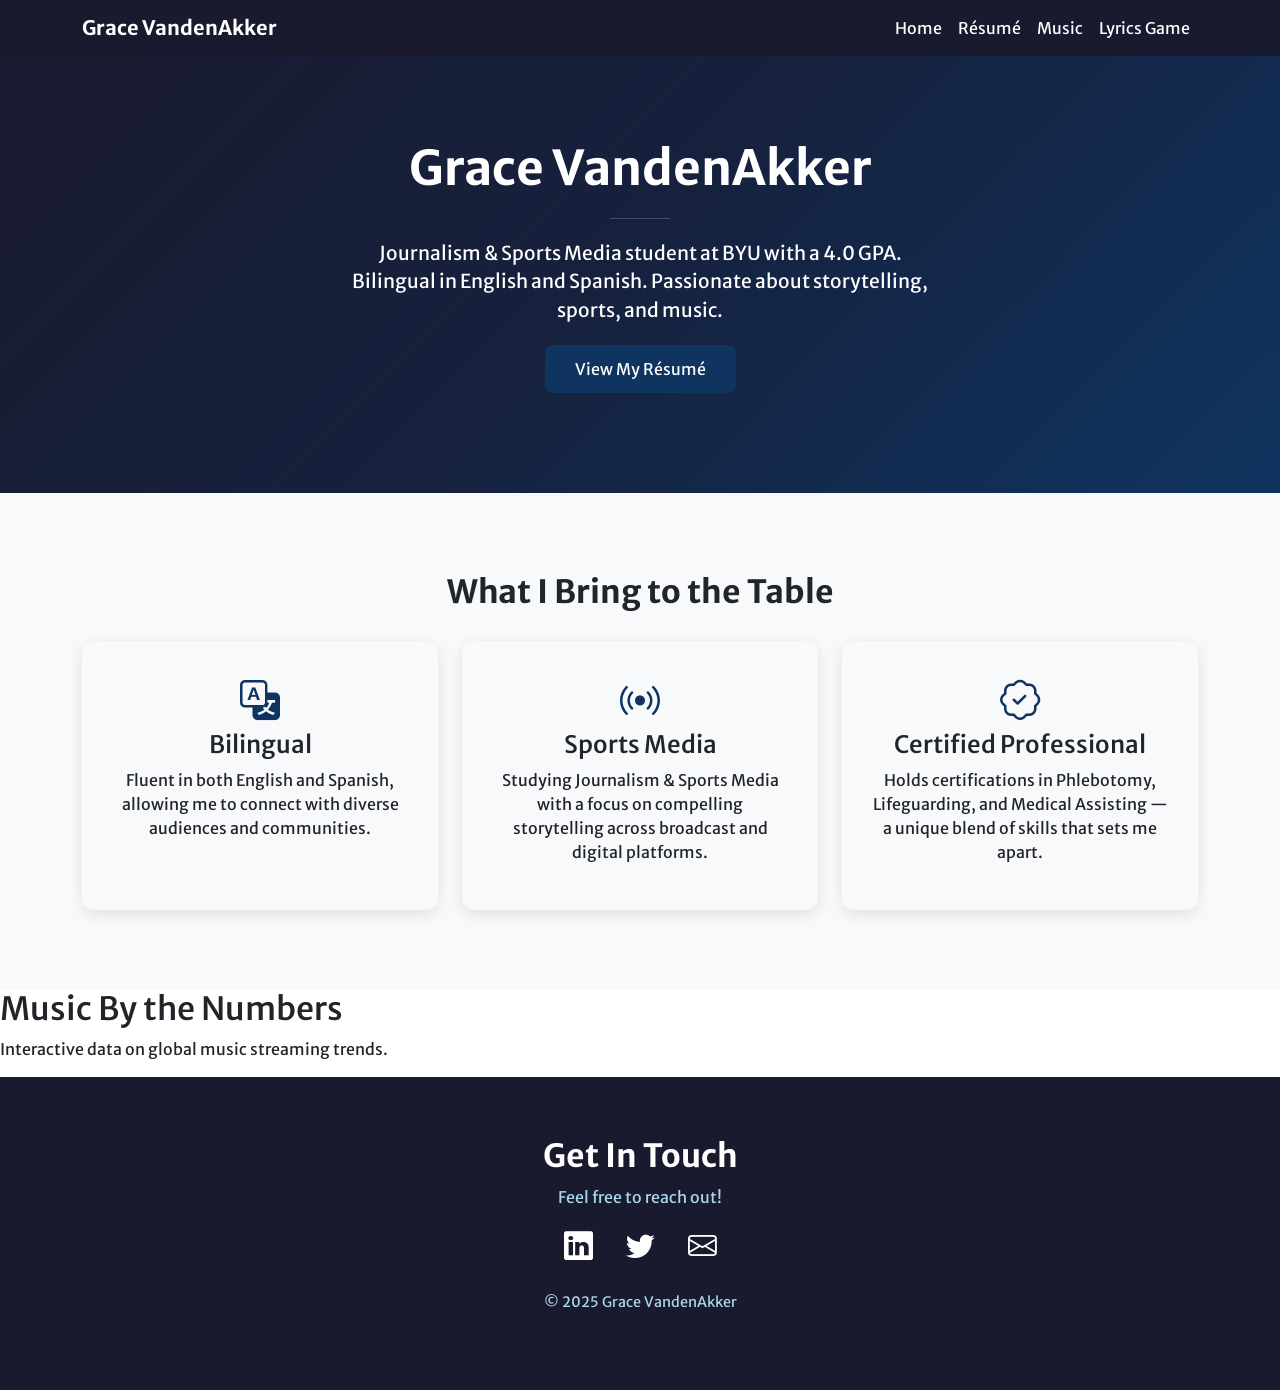
<file: index.html>
<!DOCTYPE html>
<html lang="en">

<head>
    <meta charset="utf-8" />
    <meta name="viewport" content="width=device-width, initial-scale=1, shrink-to-fit=no" />
    <meta name="description" content="" />
    <meta name="author" content="" />
    <title>Grace VandenAkker</title>
    <!-- Favicon-->
    <link rel="icon" type="image/x-icon" href="assets/favicon.ico" />
    <!-- Bootstrap Icons-->
    <link href="https://cdn.jsdelivr.net/npm/bootstrap-icons@1.5.0/font/bootstrap-icons.css" rel="stylesheet" />
    <!-- Google fonts-->
    <link href="https://fonts.googleapis.com/css?family=Merriweather+Sans:400,700" rel="stylesheet" />
    <link href="https://fonts.googleapis.com/css?family=Merriweather:400,300,300italic,400italic,700,700italic"
        rel="stylesheet" />
    <!-- Bootstrap core CSS -->
    <link href="https://cdn.jsdelivr.net/npm/bootstrap@5.2.3/dist/css/bootstrap.min.css" rel="stylesheet">
    <style>
        body {
            font-family: 'Merriweather Sans', sans-serif;
        }

        #about {
            background: linear-gradient(135deg, #1a1a2e 0%, #16213e 50%, #0f3460 100%);
            color: white;
            padding: 100px 0;
        }

        #about h1 {
            font-size: 3rem;
            font-weight: 700;
        }

        #about p {
            font-size: 1.2rem;
            max-width: 600px;
            margin: 0 auto;
        }

        .section-heading {
            font-size: 2rem;
            font-weight: 700;
            margin-bottom: 30px;
        }

        #highlights {
            padding: 80px 0;
            background-color: #f8f9fa;
        }

        .highlight-card {
            border: none;
            border-radius: 12px;
            box-shadow: 0 4px 15px rgba(0, 0, 0, 0.1);
            padding: 30px;
            text-align: center;
            height: 100%;
            transition: transform 0.2s;
        }

        .highlight-card:hover {
            transform: translateY(-5px);
        }

        .highlight-card i {
            font-size: 2.5rem;
            color: #0f3460;
            margin-bottom: 15px;
        }

        #tableau {
            padding: 80px 0;
            background-color: #ffffff;
        }

        #contact {
            background-color: #1a1a2e;
            color: white;
            padding: 60px 0;
        }

        .navbar {
            background-color: #1a1a2e !important;
        }

        .navbar-brand,
        .nav-link {
            color: white !important;
        }

        .nav-link:hover {
            color: #a8d8ea !important;
        }

        .btn-primary-custom {
            background-color: #0f3460;
            color: white;
            border: none;
            padding: 12px 30px;
            border-radius: 8px;
            font-size: 1rem;
            text-decoration: none;
            display: inline-block;
            margin-top: 20px;
            transition: background-color 0.2s;
        }

        .btn-primary-custom:hover {
            background-color: #a8d8ea;
            color: #1a1a2e;
        }
    </style>
</head>

<body>
    <!-- Navigation-->
    <nav class="navbar navbar-expand-lg fixed-top">
        <div class="container">
            <a class="navbar-brand fw-bold" href="index.html">Grace VandenAkker</a>
            <button class="navbar-toggler" type="button" data-bs-toggle="collapse" data-bs-target="#navbarNav">
                <span class="navbar-toggler-icon" style="filter: invert(1);"></span>
            </button>
            <div class="collapse navbar-collapse" id="navbarNav">
                <ul class="navbar-nav ms-auto">
                    <li class="nav-item"><a class="nav-link" href="index.html">Home</a></li>
                    <li class="nav-item"><a class="nav-link" href="resume.html">Résumé</a></li>
                    <li class="nav-item"><a class="nav-link" href="scratch.html">Music</a></li>
                    <li class="nav-item"><a class="nav-link" href="app.html">Lyrics Game</a></li>
                </ul>
            </div>
        </div>
    </nav>

    <!-- Hero / About Section -->
    <section id="about" style="padding-top: 140px;">
        <div class="container text-center">
            <h1>Grace VandenAkker</h1>
            <hr style="border-color: #a8d8ea; width: 60px; margin: 20px auto;">
            <p>Journalism & Sports Media student at BYU with a 4.0 GPA. Bilingual in English and Spanish.
                Passionate about storytelling, sports, and music.</p>
            <a href="resume.html" class="btn-primary-custom">View My Résumé</a>
        </div>
    </section>

    <!-- Highlights Section -->
    <section id="highlights">
        <div class="container">
            <h2 class="section-heading text-center">What I Bring to the Table</h2>
            <div class="row g-4">
                <div class="col-md-4">
                    <div class="highlight-card">
                        <i class="bi bi-translate"></i>
                        <h4>Bilingual</h4>
                        <p>Fluent in both English and Spanish, allowing me to connect with diverse audiences and
                            communities.</p>
                    </div>
                </div>
                <div class="col-md-4">
                    <div class="highlight-card">
                        <i class="bi bi-broadcast"></i>
                        <h4>Sports Media</h4>
                        <p>Studying Journalism & Sports Media with a focus on compelling storytelling across
                            broadcast and digital platforms.</p>
                    </div>
                </div>
                <div class="col-md-4">
                    <div class="highlight-card">
                        <i class="bi bi-patch-check"></i>
                        <h4>Certified Professional</h4>
                        <p>Holds certifications in Phlebotomy, Lifeguarding, and Medical Assisting — a unique
                            blend of skills that sets me apart.</p>
                    </div>
                </div>
            </div>
        </div>
    </section>

   <!-- Tableau Section -->
    <div class="section dark-section" id="tableau-section">
        <h2 class="section-title light">Music By the Numbers</h2>
        <p class="section-subtitle light">Interactive data on global music streaming trends.</p>
        <div class="tableau-wrapper">
<div class='tableauPlaceholder' id='viz1776124208080' style='position: relative'>
    <noscript>
        <a href='#'>
            <img 
                alt="Billboard pop songs dashboard showing a list of top songs from 1964 to 2015. The left side displays a numbered list of songs with Walk Like an Egyptian by The Bangles highlighted at number one, followed by Alone by Heart, Shake You Down by Gregory Abbott, I Wanna Dance with Somebody Who Loves Me by Whitney Houston, and others. The right side features colorful, stylized portraits of musicians. The lyrics section displays the full lyrics to Walk Like an Egyptian, including lines such as all the old paintings on the tombs they do the sand dance dont you know if they move too quick oh whey oh theyre falling down like a domino. The overall tone is energetic and nostalgic, celebrating pop music history in a vibrant, interactive digital environment."
                src='https://public.tableau.com/static/images/BI/BILLBOARD-POPSONGS/BILLBOARD/1_rss.png' 
                style='border: none' 
            />
        </a>
    </noscript>
    <object class='tableauViz'  style='display:none;'>
        <param name='host_url' value='https%3A%2F%2Fpublic.tableau.com%2F' /> 
        <param name='embed_code_version' value='3' /> 
        <param name='site_root' value='' />
        <param name='name' value='BILLBOARD-POPSONGS/BILLBOARD' />
        <param name='tabs' value='no' />
        <param name='toolbar' value='yes' />
        <param name='static_image' value='https://public.tableau.com/static/images/BI/BILLBOARD-POPSONGS/BILLBOARD/1.png' /> 
        <param name='animate_transition' value='yes' />
        <param name='display_static_image' value='yes' />
        <param name='display_spinner' value='yes' />
        <param name='display_overlay' value='yes' />
        <param name='display_count' value='yes' />
        <param name='language' value='en-US' />
    </object>
            </div>
            <script type='text/javascript'>
                var divElement = document.getElementById('viz1776124208080');
                var vizElement = divElement.getElementsByTagName('object')[0];
                vizElement.style.width = '100%';
                vizElement.style.height = '600px';
                var scriptElement = document.createElement('script');
                scriptElement.src = 'https://public.tableau.com/javascripts/api/viz_v1.js';
                vizElement.parentNode.insertBefore(scriptElement, vizElement);
            </script>
        </div>
    </section>

    <!-- Contact Section -->
    <section id="contact">
        <div class="container text-center">
            <h2 style="font-weight: 700; margin-bottom: 10px;">Get In Touch</h2>
            <p style="color: #a8d8ea;">Feel free to reach out!</p>
            <div class="mt-3">
                <a href="https://linkedin.com" target="_blank"
                    style="color: white; margin: 0 15px; font-size: 1.8rem;"><i class="bi bi-linkedin"></i></a>
                <a href="https://twitter.com" target="_blank"
                    style="color: white; margin: 0 15px; font-size: 1.8rem;"><i class="bi bi-twitter"></i></a>
                <a href="mailto:youremail@example.com"
                    style="color: white; margin: 0 15px; font-size: 1.8rem;"><i class="bi bi-envelope"></i></a>
            </div>
            <p class="mt-4" style="color: #a8d8ea; font-size: 0.9rem;">© 2025 Grace VandenAkker</p>
        </div>
    </section>

    <!-- Bootstrap JS -->
    <script src="https://cdn.jsdelivr.net/npm/bootstrap@5.2.3/dist/js/bootstrap.bundle.min.js"></script>
</body>

</html>
</file>
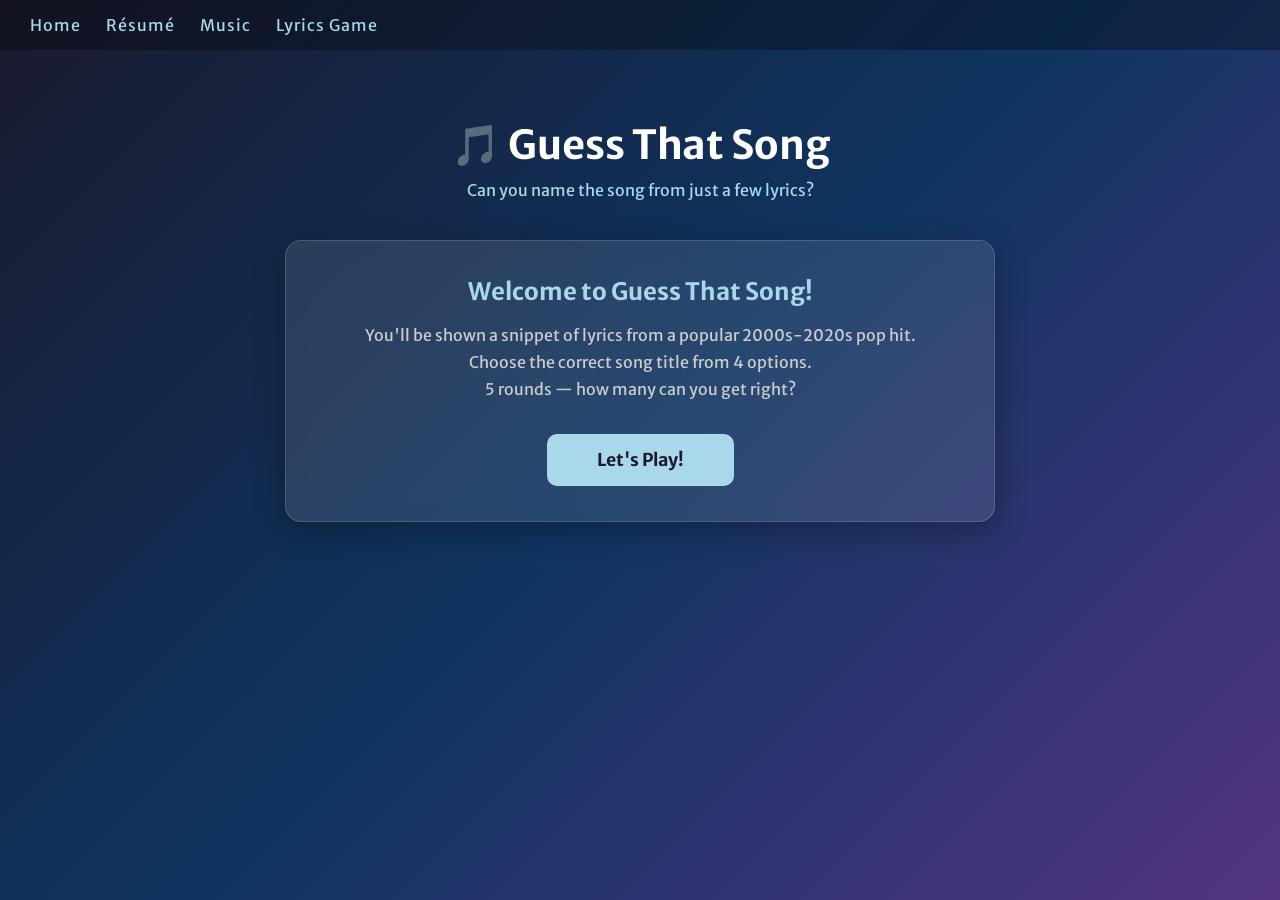
<file: app.html>
<!DOCTYPE html>
<html lang="en">

<head>
    <meta charset="utf-8" />
    <meta name="viewport" content="width=device-width, initial-scale=1, shrink-to-fit=no" />
    <title>Lyrics Game | Grace VandenAkker</title>
    <link href="https://fonts.googleapis.com/css?family=Merriweather+Sans:400,700" rel="stylesheet" />
    <style>
        * {
            box-sizing: border-box;
            margin: 0;
            padding: 0;
        }

        body {
            font-family: 'Merriweather Sans', sans-serif;
            background: linear-gradient(135deg, #1a1a2e, #0f3460, #533483);
            min-height: 100vh;
            color: white;
        }

        .topnav {
            background-color: rgba(0, 0, 0, 0.3);
            padding: 15px 30px;
            display: flex;
            gap: 25px;
        }

        .topnav a {
            color: #a8d8ea;
            text-decoration: none;
            font-size: 1rem;
            letter-spacing: 1px;
            transition: color 0.2s;
        }

        .topnav a:hover { color: #ffffff; }

        .game-container {
            max-width: 750px;
            margin: 50px auto;
            padding: 20px;
        }

        .game-header {
            text-align: center;
            margin-bottom: 40px;
        }

        .game-header h1 {
            font-size: 2.5rem;
            margin-bottom: 10px;
            color: #ffffff;
        }

        .game-header p {
            color: #a8d8ea;
            font-size: 1rem;
        }

        .progress-bar-container {
            background-color: rgba(255,255,255,0.2);
            border-radius: 20px;
            height: 10px;
            margin-bottom: 30px;
            overflow: hidden;
        }

        .progress-bar {
            background-color: #a8d8ea;
            height: 100%;
            border-radius: 20px;
            transition: width 0.4s ease;
        }

        .score-display {
            text-align: center;
            font-size: 1rem;
            color: #a8d8ea;
            margin-bottom: 25px;
            letter-spacing: 1px;
        }

        .card {
            background-color: rgba(255, 255, 255, 0.1);
            backdrop-filter: blur(10px);
            border-radius: 16px;
            padding: 35px;
            box-shadow: 0 8px 32px rgba(0, 0, 0, 0.3);
            border: 1px solid rgba(255,255,255,0.15);
        }

        .question-number {
            font-size: 0.85rem;
            color: #a8d8ea;
            text-transform: uppercase;
            letter-spacing: 2px;
            margin-bottom: 15px;
        }

        .lyrics-box {
            background-color: rgba(0, 0, 0, 0.25);
            border-left: 4px solid #a8d8ea;
            border-radius: 8px;
            padding: 20px 25px;
            margin-bottom: 30px;
            font-size: 1.1rem;
            line-height: 1.8;
            font-style: italic;
            color: #f0f0f0;
        }

        .question-text {
            font-size: 1rem;
            margin-bottom: 20px;
            color: #a8d8ea;
            text-transform: uppercase;
            letter-spacing: 1px;
        }

        .options-grid {
            display: grid;
            grid-template-columns: 1fr 1fr;
            gap: 12px;
            margin-bottom: 20px;
        }

        .option-btn {
            background-color: rgba(255, 255, 255, 0.1);
            color: white;
            border: 2px solid rgba(255, 255, 255, 0.2);
            border-radius: 10px;
            padding: 15px 20px;
            font-size: 0.95rem;
            font-family: 'Merriweather Sans', sans-serif;
            cursor: pointer;
            transition: all 0.2s;
            text-align: left;
        }

        .option-btn:hover:not(:disabled) {
            background-color: rgba(168, 216, 234, 0.2);
            border-color: #a8d8ea;
            transform: translateY(-2px);
        }

        .option-btn.correct {
            background-color: rgba(76, 175, 80, 0.4);
            border-color: #4caf50;
            color: white;
        }

        .option-btn.wrong {
            background-color: rgba(244, 67, 54, 0.4);
            border-color: #f44336;
            color: white;
        }

        .option-btn:disabled { cursor: not-allowed; }

        .feedback {
            text-align: center;
            font-size: 1rem;
            min-height: 28px;
            margin-bottom: 10px;
            font-weight: bold;
        }

        .feedback.correct { color: #4caf50; }
        .feedback.wrong { color: #f44336; }

        .next-btn {
            display: none;
            width: 100%;
            background-color: #a8d8ea;
            color: #1a1a2e;
            border: none;
            border-radius: 10px;
            padding: 15px;
            font-size: 1rem;
            font-family: 'Merriweather Sans', sans-serif;
            font-weight: bold;
            cursor: pointer;
            transition: background-color 0.2s;
            margin-top: 15px;
        }

        .next-btn:hover { background-color: #ffffff; }

        .results-container {
            text-align: center;
        }

        .results-container h2 {
            font-size: 2rem;
            margin-bottom: 15px;
        }

        .final-score {
            font-size: 4rem;
            font-weight: 700;
            color: #a8d8ea;
            margin: 20px 0;
        }

        .score-message {
            font-size: 1.1rem;
            color: #a8d8ea;
            margin-bottom: 30px;
        }

        .restart-btn {
            background-color: #a8d8ea;
            color: #1a1a2e;
            border: none;
            border-radius: 10px;
            padding: 15px 40px;
            font-size: 1rem;
            font-family: 'Merriweather Sans', sans-serif;
            font-weight: bold;
            cursor: pointer;
            transition: background-color 0.2s;
        }

        .restart-btn:hover { background-color: #ffffff; }

        .start-screen { text-align: center; }

        .start-screen h2 {
            font-size: 1.5rem;
            margin-bottom: 15px;
            color: #a8d8ea;
        }

        .start-screen p {
            color: #cccccc;
            margin-bottom: 30px;
            line-height: 1.7;
        }

        .start-btn {
            background-color: #a8d8ea;
            color: #1a1a2e;
            border: none;
            border-radius: 10px;
            padding: 15px 50px;
            font-size: 1.1rem;
            font-family: 'Merriweather Sans', sans-serif;
            font-weight: bold;
            cursor: pointer;
            transition: background-color 0.2s;
        }

        .start-btn:hover { background-color: #ffffff; }
    </style>
</head>

<!--
    Main page structure for the "Guess That Song" lyrics game.
    Includes navigation, start screen, game interface, and results.
-->
<body>

    <div class="topnav">
        <a href="index.html">Home</a>
        <a href="resume.html">Résumé</a>
        <a href="scratch.html">Music</a>
        <a href="app.html">Lyrics Game</a>
    </div>

    <div class="game-container">

        <div class="game-header">
            <h1>🎵 Guess That Song</h1>
            <p>Can you name the song from just a few lyrics?</p>
        </div>

        <!-- Start Screen -->
        <div class="card" id="start-screen">
            <div class="start-screen">
                <h2>Welcome to Guess That Song!</h2>
                <p>You'll be shown a snippet of lyrics from a popular 2000s-2020s pop hit.<br>
                Choose the correct song title from 4 options.<br>
                5 rounds — how many can you get right?</p>
                <button class="start-btn" onclick="startGame()">Let's Play!</button>
            </div>
        </div>

<!-- Game Screen -->
<div id="game-screen" style="display:none;">
    <div class="progress-bar-container">
        <div class="progress-bar" id="progress-bar"></div>
    </div>
    <div class="score-display" id="score-display" style="display:none;">Score: 0 / 1</div>

    <div class="card">
        <div class="question-number" id="question-number"></div>

        <div class="lyrics-box" id="lyrics"></div>

        <div class="question-text">Choose the correct song:</div>

        <div class="options-grid" id="options"></div>

        <div class="feedback" id="feedback"></div>

        <button class="next-btn" id="next-btn" onclick="nextQuestion()">Next Question</button>
    </div>
</div>

<!-- Results Screen -->
<div id="results-screen" style="display:none;">
    <div class="card results-container">
        <h2>Game Over!</h2>
        <div class="final-score" id="final-score"></div>
        <div class="score-message" id="score-message"></div>
        <button class="restart-btn" onclick="location.reload()">Play Again</button>
    </div>
</div>


        <script>
</script>
<script>
// QUESTIONS
const questions = [
    {
        lyrics: "I got that sunshine in my pocket, got that good soul in my feet",
        options: ["Can't Stop the Feeling", "I lived", "Paradise", "Watermelon Sugar"],
        answer: 0
    },
    {
        lyrics: "I'm walking on a dream, how can I explain",
        options: ["Walking on a Dream", "Electric Love", "Heat Waves", "Adore You"],
        answer: 0
    },
    {
        lyrics: "I said ooh, I'm blinded by the lights",
        options: ["Starboy", "Stay", "Blinding Lights", "Peaches"],
        answer: 2
    },
    {
        lyrics: "You want me, I want you baby",
        options: ["Positions", "Senorita", "Bad Guy", "Levitating"],
        answer: 3
    },
    {
        lyrics: "Romeo take me somewhere we can be alone",
        options: ["Sucker", "Love Story", "Kiss Tomorrow Goodbye", "Cardigan"],
        answer: 1
    }
];

let currentQuestion = 0;
let score = 0;

// START GAME
function startGame() {
    document.getElementById("start-screen").style.display = "none";
    document.getElementById("game-screen").style.display = "block";

    currentQuestion = 0;
    score = 0;

    loadQuestion();
}

// LOAD QUESTION
function loadQuestion() {
    const q = questions[currentQuestion];

    document.getElementById("question-number").innerText =
        `Question ${currentQuestion + 1} of ${questions.length}`;

    document.getElementById("lyrics").innerText = `"${q.lyrics}"`;

    document.getElementById("score-display").innerText =
        `Score: ${score} / ${questions.length}`;

    const optionsContainer = document.getElementById("options");
    optionsContainer.innerHTML = "";

    document.getElementById("feedback").innerText = "";
    document.getElementById("next-btn").style.display = "none";

    q.options.forEach((option, index) => {
        const button = document.createElement("button");
        button.classList.add("option-btn");
        button.innerText = option;

        button.onclick = () => selectAnswer(index);

        optionsContainer.appendChild(button);
    });

    // Update progress bar
    const progress = ((currentQuestion + 1) / questions.length) * 100;
    document.getElementById("progress-bar").style.width = progress + "%";
}

// SELECT ANSWER
function selectAnswer(selectedIndex) {
    const q = questions[currentQuestion];
    const buttons = document.querySelectorAll(".option-btn");

    buttons.forEach((btn, index) => {
        btn.disabled = true;

        if (index === q.answer) {
            btn.classList.add("correct");
        } else if (index === selectedIndex) {
            btn.classList.add("wrong");
        }
    });

    if (selectedIndex === q.answer) {
        score++;
        document.getElementById("feedback").innerText = "Correct!";
        document.getElementById("feedback").className = "feedback correct";
    } else {
        document.getElementById("feedback").innerText =
            `Wrong! Correct answer: ${q.options[q.answer]}`;
        document.getElementById("feedback").className = "feedback wrong";
    }

    document.getElementById("next-btn").style.display = "block";
}

// NEXT QUESTION
function nextQuestion() {
    currentQuestion++;

    if (currentQuestion < questions.length) {
        loadQuestion();
    } else {
        showResults();
    }
}

// RESULTS SCREEN
function showResults() {
    document.getElementById("game-screen").style.display = "none";
    document.getElementById("results-screen").style.display = "block";
    document.getElementById("final-score").innerText = `${score} / ${questions.length}`;
    document.getElementById("score-message").innerText =
        (score === questions.length ? "Perfect score! 🎉" : "Nice try! Play again?");
}
</script>
</body>
</html>
</file>
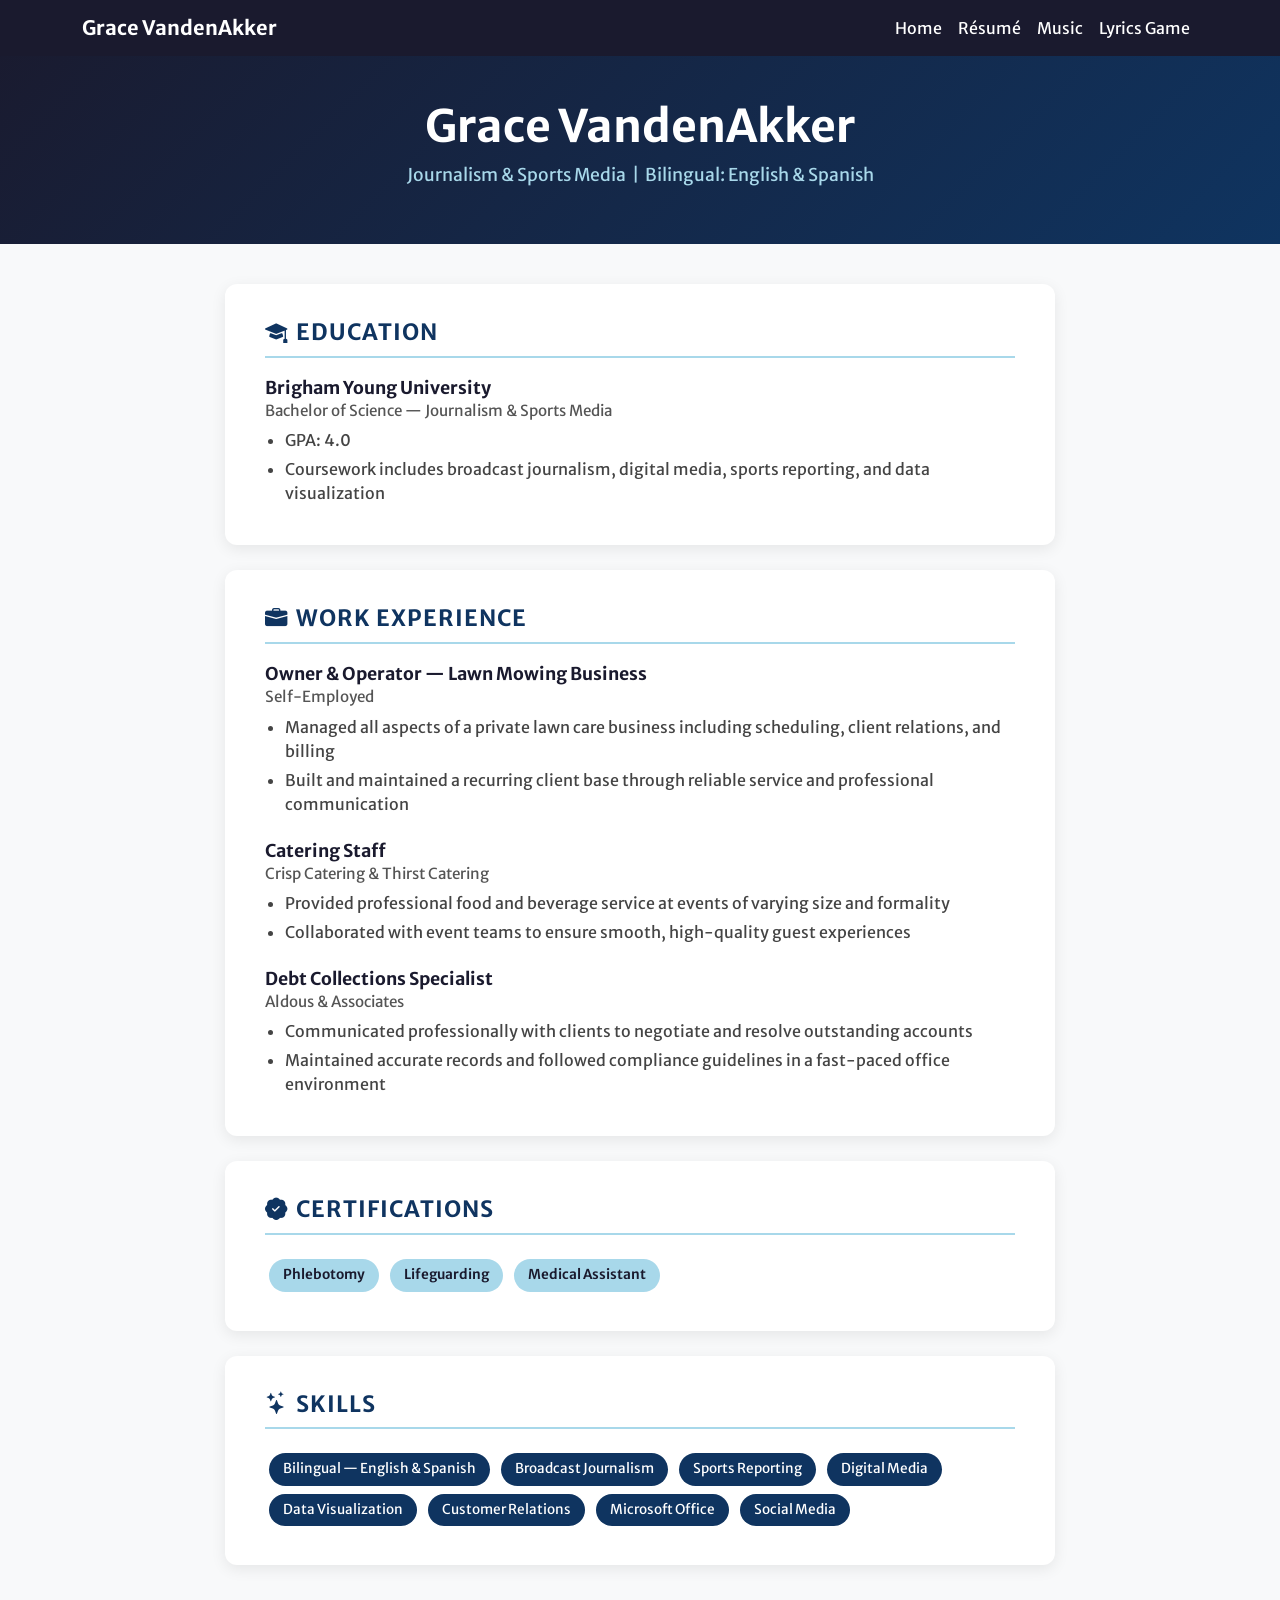
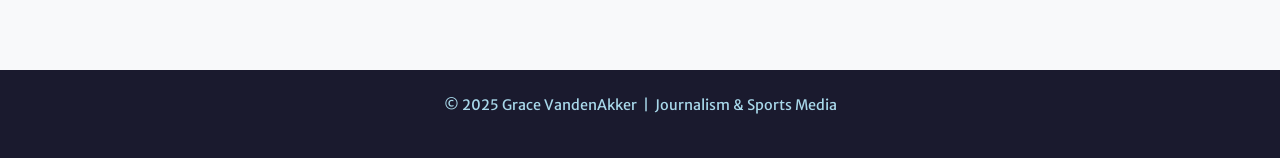
<file: resume.html>
<!DOCTYPE html>
<html lang="en">

<head>
    <meta charset="utf-8" />
    <meta name="viewport" content="width=device-width, initial-scale=1, shrink-to-fit=no" />
    <title>Résumé | Grace VandenAkker</title>
    <!-- Bootstrap Icons-->
    <link href="https://cdn.jsdelivr.net/npm/bootstrap-icons@1.5.0/font/bootstrap-icons.css" rel="stylesheet" />
    <!-- Google Fonts -->
    <link href="https://fonts.googleapis.com/css?family=Merriweather+Sans:400,700" rel="stylesheet" />
    <!-- Bootstrap CSS -->
    <link href="https://cdn.jsdelivr.net/npm/bootstrap@5.2.3/dist/css/bootstrap.min.css" rel="stylesheet">
    <style>
        body {
            font-family: 'Merriweather Sans', sans-serif;
            background-color: #f8f9fa;
        }

        .navbar {
            background-color: #1a1a2e !important;
        }

        .navbar-brand,
        .nav-link {
            color: white !important;
        }

        .nav-link:hover {
            color: #a8d8ea !important;
        }

        .resume-header {
            background: linear-gradient(135deg, #1a1a2e 0%, #0f3460 100%);
            color: white;
            padding: 80px 0 40px 0;
            text-align: center;
        }

        .resume-header h1 {
            font-size: 2.8rem;
            font-weight: 700;
        }

        .resume-header p {
            color: #a8d8ea;
            font-size: 1.1rem;
        }

        .resume-section {
            background: white;
            border-radius: 12px;
            box-shadow: 0 4px 15px rgba(0,0,0,0.08);
            padding: 35px 40px;
            margin-bottom: 25px;
        }

        .resume-section h2 {
            font-size: 1.4rem;
            font-weight: 700;
            color: #0f3460;
            border-bottom: 2px solid #a8d8ea;
            padding-bottom: 10px;
            margin-bottom: 20px;
            text-transform: uppercase;
            letter-spacing: 1px;
        }

        .resume-section h3 {
            font-size: 1.1rem;
            font-weight: 700;
            margin-bottom: 3px;
            color: #1a1a2e;
        }

        .resume-section h4 {
            font-size: 0.95rem;
            color: #555;
            font-weight: 400;
            margin-bottom: 8px;
        }

        .resume-section ul {
            padding-left: 20px;
            margin-bottom: 0;
        }

        .resume-section ul li {
            margin-bottom: 5px;
            color: #444;
        }

        .badge-skill {
            background-color: #0f3460;
            color: white;
            padding: 6px 14px;
            border-radius: 20px;
            font-size: 0.85rem;
            margin: 4px;
            display: inline-block;
        }

        .badge-cert {
            background-color: #a8d8ea;
            color: #1a1a2e;
            padding: 6px 14px;
            border-radius: 20px;
            font-size: 0.85rem;
            margin: 4px;
            display: inline-block;
            font-weight: 600;
        }

        .job-block {
            margin-bottom: 25px;
        }

        .job-block:last-child {
            margin-bottom: 0;
        }

        footer {
            background-color: #1a1a2e;
            color: #a8d8ea;
            text-align: center;
            padding: 25px 0;
            margin-top: 40px;
            font-size: 0.9rem;
        }
    </style>
</head>

<body>
    <!-- Navigation -->
    <nav class="navbar navbar-expand-lg fixed-top">
        <div class="container">
            <a class="navbar-brand fw-bold" href="index.html">Grace VandenAkker</a>
            <button class="navbar-toggler" type="button" data-bs-toggle="collapse" data-bs-target="#navbarNav">
                <span class="navbar-toggler-icon" style="filter: invert(1);"></span>
            </button>
            <div class="collapse navbar-collapse" id="navbarNav">
                <ul class="navbar-nav ms-auto">
                    <li class="nav-item"><a class="nav-link" href="index.html">Home</a></li>
                    <li class="nav-item"><a class="nav-link" href="resume.html">Résumé</a></li>
                    <li class="nav-item"><a class="nav-link" href="scratch.html">Music</a></li>
                    <li class="nav-item"><a class="nav-link" href="app.html">Lyrics Game</a></li>
                </ul>
            </div>
        </div>
    </nav>

    <!-- Header -->
    <div class="resume-header" style="padding-top: 100px;">
        <div class="container">
            <h1>Grace VandenAkker</h1>
            <p>Journalism & Sports Media &nbsp;|&nbsp; Bilingual: English & Spanish</p>
        </div>
    </div>

    <!-- Resume Body -->
    <div class="container" style="max-width: 860px; padding: 40px 15px;">

        <!-- Education -->
        <div class="resume-section">
            <h2><i class="bi bi-mortarboard-fill me-2"></i>Education</h2>
            <h3>Brigham Young University</h3>
            <h4>Bachelor of Science — Journalism & Sports Media</h4>
            <ul>
                <li>GPA: 4.0</li>
                <li>Coursework includes broadcast journalism, digital media, sports reporting, and data
                    visualization</li>
            </ul>
        </div>

        <!-- Work Experience -->
        <div class="resume-section">
            <h2><i class="bi bi-briefcase-fill me-2"></i>Work Experience</h2>

            <div class="job-block">
                <h3>Owner & Operator — Lawn Mowing Business</h3>
                <h4>Self-Employed</h4>
                <ul>
                    <li>Managed all aspects of a private lawn care business including scheduling,
                        client relations, and billing</li>
                    <li>Built and maintained a recurring client base through reliable service and
                        professional communication</li>
                </ul>
            </div>

            <div class="job-block">
                <h3>Catering Staff</h3>
                <h4>Crisp Catering & Thirst Catering</h4>
                <ul>
                    <li>Provided professional food and beverage service at events of varying size
                        and formality</li>
                    <li>Collaborated with event teams to ensure smooth, high-quality guest
                        experiences</li>
                </ul>
            </div>

            <div class="job-block">
                <h3>Debt Collections Specialist</h3>
                <h4>Aldous & Associates</h4>
                <ul>
                    <li>Communicated professionally with clients to negotiate and resolve outstanding
                        accounts</li>
                    <li>Maintained accurate records and followed compliance guidelines in a
                        fast-paced office environment</li>
                </ul>
            </div>
        </div>

        <!-- Certifications -->
        <div class="resume-section">
            <h2><i class="bi bi-patch-check-fill me-2"></i>Certifications</h2>
            <div>
                <span class="badge-cert">Phlebotomy</span>
                <span class="badge-cert">Lifeguarding</span>
                <span class="badge-cert">Medical Assistant</span>
            </div>
        </div>

        <!-- Skills -->
        <div class="resume-section">
            <h2><i class="bi bi-stars me-2"></i>Skills</h2>
            <div>
                <span class="badge-skill">Bilingual — English & Spanish</span>
                <span class="badge-skill">Broadcast Journalism</span>
                <span class="badge-skill">Sports Reporting</span>
                <span class="badge-skill">Digital Media</span>
                <span class="badge-skill">Data Visualization</span>
                <span class="badge-skill">Customer Relations</span>
                <span class="badge-skill">Microsoft Office</span>
                <span class="badge-skill">Social Media</span>
            </div>
        </div>

    </div>

    <footer>
        <p>© 2025 Grace VandenAkker &nbsp;|&nbsp; Journalism & Sports Media</p>
    </footer>

    <!-- Bootstrap JS -->
    <script src="https://cdn.jsdelivr.net/npm/bootstrap@5.2.3/dist/js/bootstrap.bundle.min.js"></script>
    </body>
    </html>
</file>
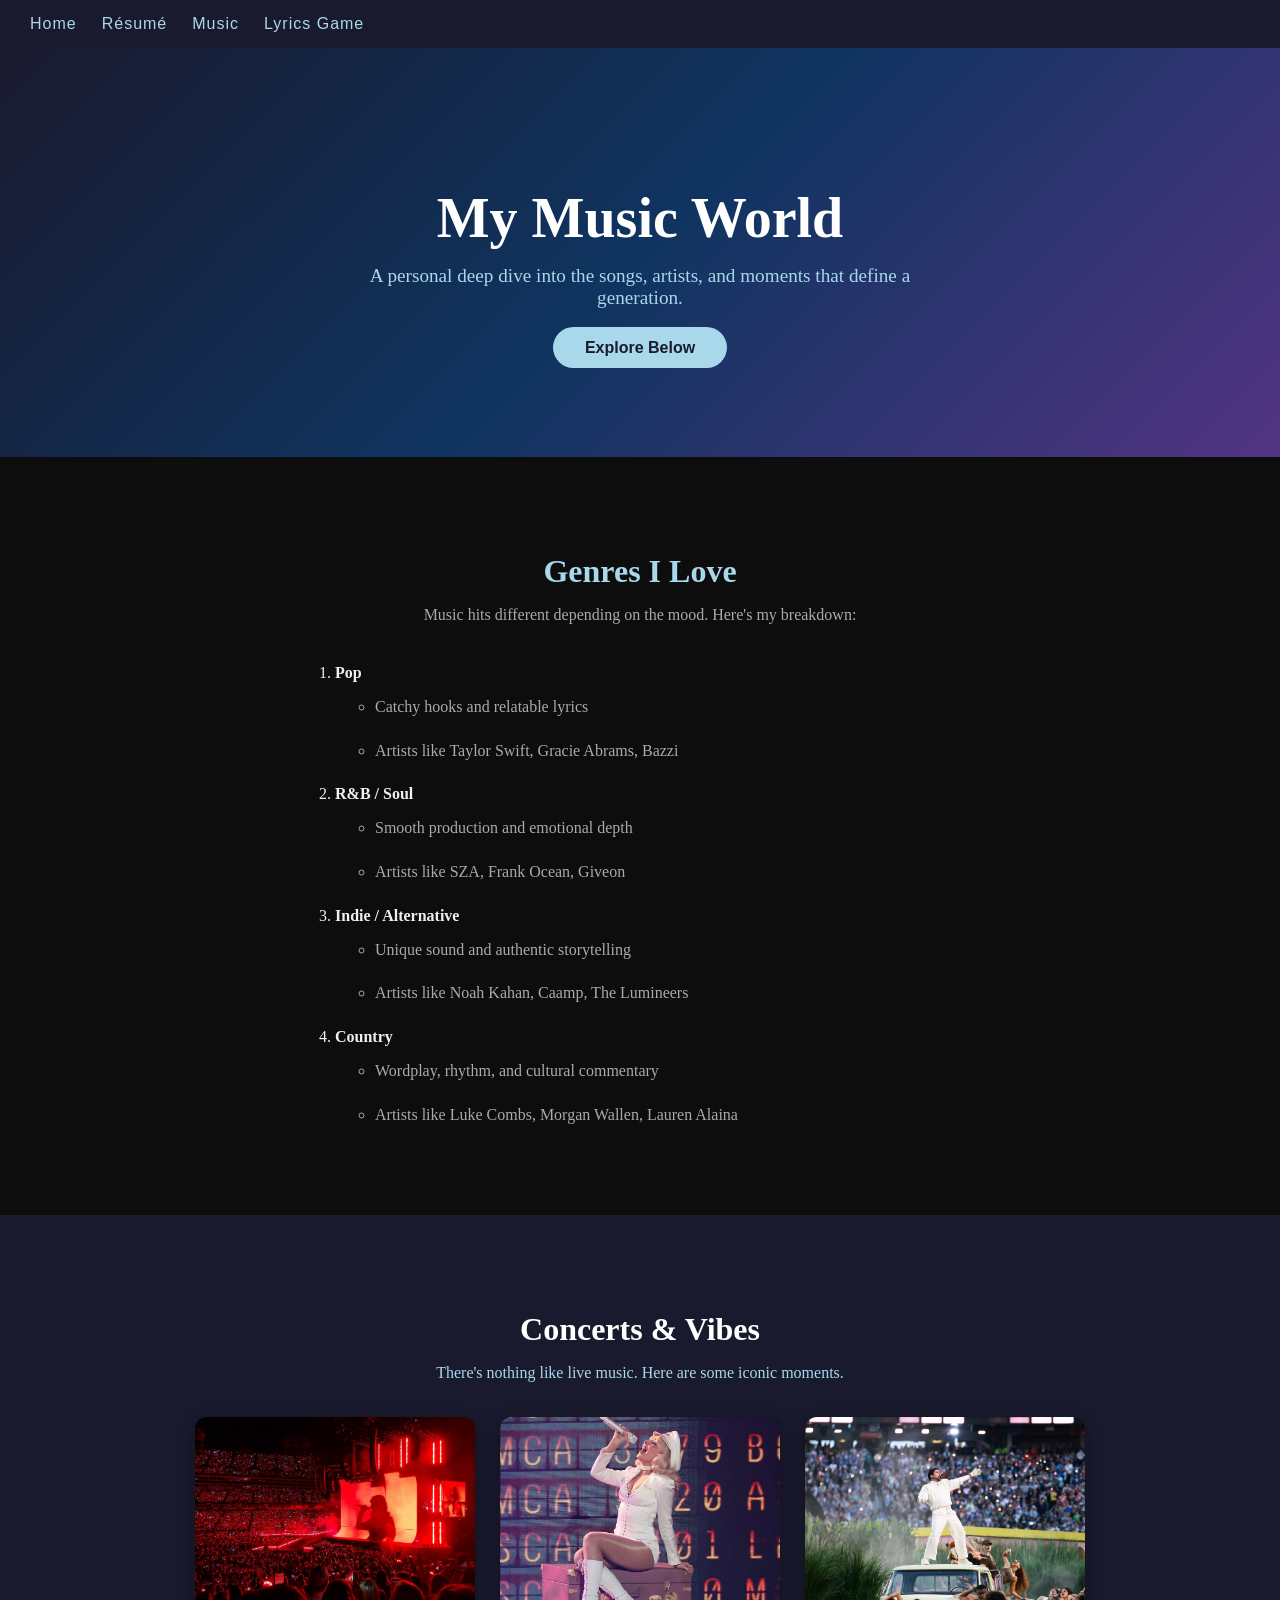
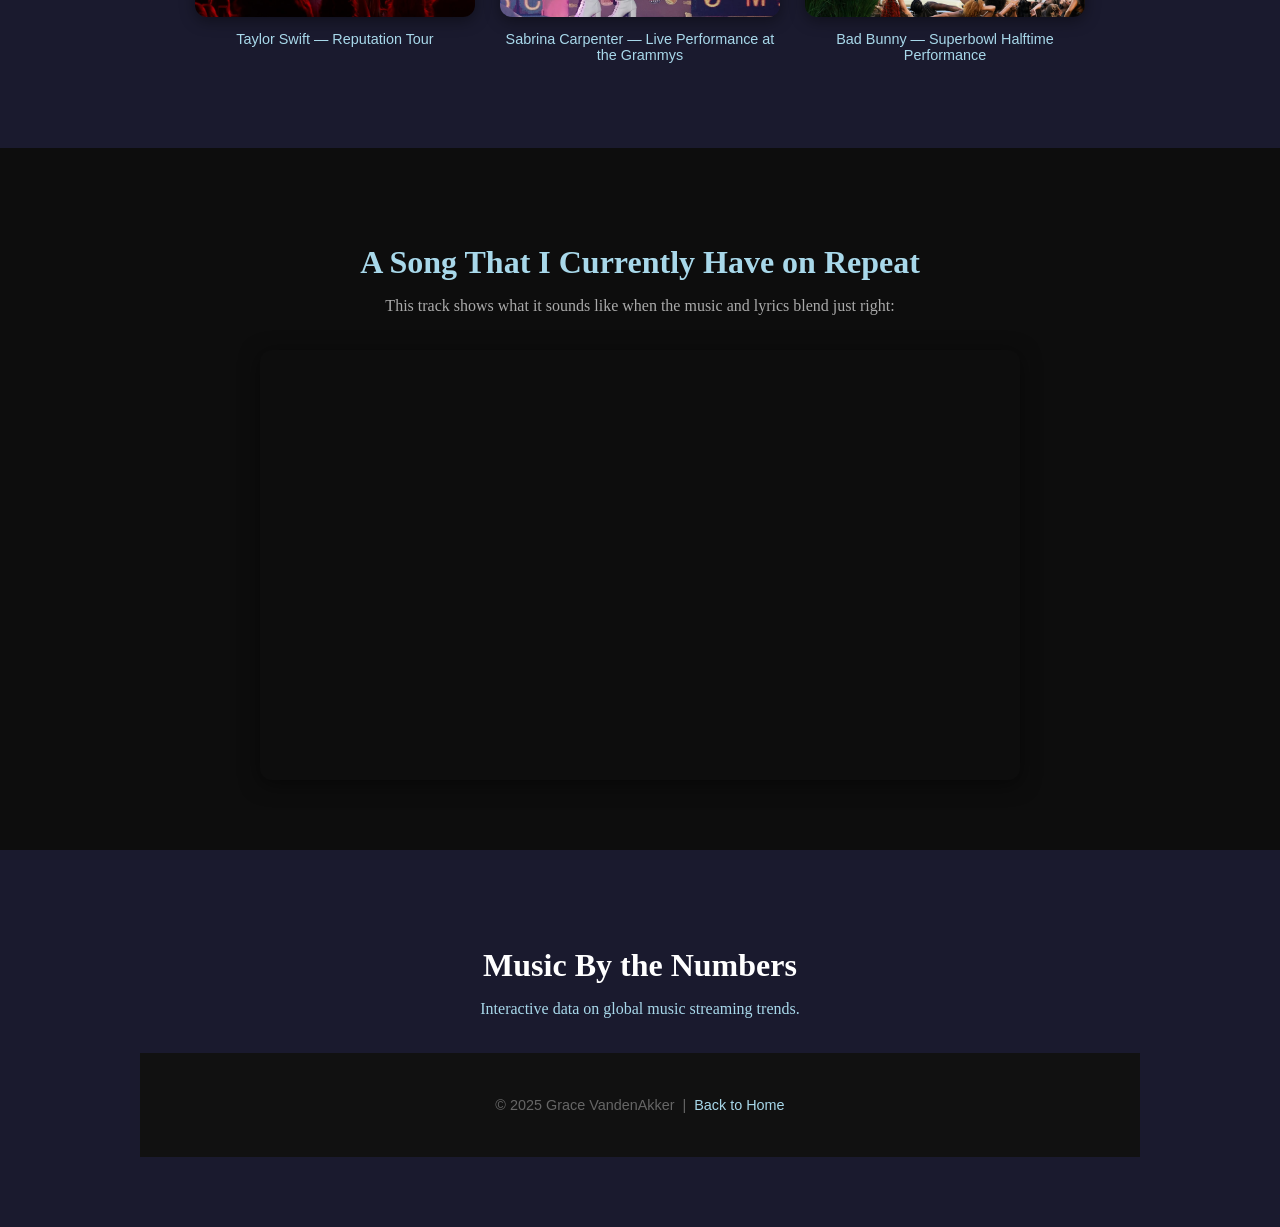
<file: scratch.html>
<!DOCTYPE html>
<html lang="en">

<head>
    <meta charset="utf-8" />
    <meta name="viewport" content="width=device-width, initial-scale=1, shrink-to-fit=no" />
    <title>Music | Grace VandenAkker</title>
    <link rel="stylesheet" href="css/scratch.css" />
</head>

<body>

    <!-- Navigation -->
    <div class="topnav">
        <a href="index.html">Home</a>
        <a href="resume.html">Résumé</a>
        <a href="scratch.html">Music</a>
        <a href="app.html">Lyrics Game</a>
    </div>

    <!-- Hero Section -->
    <div class="hero">
        <h1>My Music World</h1>
        <p>A personal deep dive into the songs, artists, and moments that define a generation.</p>
        <a href="#genres" class="hero-btn">Explore Below</a>
    </div>

    <!-- On-page anchor target -->
    <a name="genres"></a>

    <!-- Genres Section -->
    <div class="section" id="genres-section">
        <h2 class="section-title">Genres I Love</h2>
        <p class="section-subtitle">Music hits different depending on the mood. Here's my breakdown:</p>

        <!-- REQUIREMENT: Ordered list with embedded unordered lists -->
        <ol class="genre-list">
            <li>
                <strong>Pop</strong>
                <ul>
                    <li>Catchy hooks and relatable lyrics</li>
                    <li>Artists like Taylor Swift, Gracie Abrams, Bazzi</li>
                </ul>
            </li>
            <li>
                <strong>R&B / Soul</strong>
                <ul>
                    <li>Smooth production and emotional depth</li>
                    <li>Artists like SZA, Frank Ocean, Giveon</li>
                </ul>
            </li>
            <li>
                <strong>Indie / Alternative</strong>
                <ul>
                    <li>Unique sound and authentic storytelling</li>
                    <li>Artists like Noah Kahan, Caamp, The Lumineers</li>
                </ul>
            </li>
            <li>
                <strong>Country</strong>
                <ul>
                    <li>Wordplay, rhythm, and cultural commentary</li>
                    <li>Artists like Luke Combs, Morgan Wallen, Lauren Alaina</li>
                </ul>
            </li>
        </ol>
    </div>

    <!-- Image Section -->
    <div class="section dark-section">
        <h2 class="section-title light">Concerts & Vibes</h2>
        <p class="section-subtitle light">There's nothing like live music. Here are some iconic moments.</p>
        <div class="image-grid">
            <div class="img-card">
                <img src="images/TaylorSwiftRepTour.jpg"
                    alt="Taylor Swift concert" />
                <p>Taylor Swift — Reputation Tour</p>
            </div>
            <div class="img-card">
                <img src="images/SabrinaCarpenter.webp"
                    alt="Sabrina Carpenter live performance" />
                <p>Sabrina Carpenter — Live Performance at the Grammys</p>
            </div>
            <div class="img-card">
                <img src="images/BadBunnySuperbowl.webp"
                    alt="Bad Bunny Superbowl Halftime Performance" />
                <p>Bad Bunny — Superbowl Halftime Performance</p>
            </div>
        </div>
    </div>

    <!-- YouTube Video Section -->
    <div class="section" id="video-section">
        <h2 class="section-title">A Song That I Currently Have on Repeat</h2>
        <p class="section-subtitle">This track shows what it sounds like when the music and lyrics blend just right:</p>
        <div class="video-wrapper">
            <iframe
                width="760"
                height="430"
                src="https://www.youtube.com/embed/ZXu-YB4ebM8"
                title="YouTube video player"
                frameborder="0"
                allow="accelerometer; autoplay; clipboard-write; encrypted-media; gyroscope; picture-in-picture"
                allowfullscreen>
            </iframe>
        </div>
    </div>

    <!-- Tableau Section -->
    <div class="section dark-section" id="tableau-section">
        <h2 class="section-title light">Music By the Numbers</h2>
        <p class="section-subtitle light">Interactive data on global music streaming trends.</p>
        <div class="tableau-wrapper">
<div class='tableauPlaceholder' id='viz1776124208080' style='position: relative'>
    <noscript>
        <a href='#'>
            <img 
                alt="Billboard pop songs dashboard showing a list of top songs from 1964 to 2015. The left side displays a numbered list of songs with Walk Like an Egyptian by The Bangles highlighted at number one, followed by Alone by Heart, Shake You Down by Gregory Abbott, I Wanna Dance with Somebody Who Loves Me by Whitney Houston, and others. The right side features colorful, stylized portraits of musicians. The lyrics section displays the full lyrics to Walk Like an Egyptian, including lines such as all the old paintings on the tombs they do the sand dance dont you know if they move too quick oh whey oh theyre falling down like a domino. The overall tone is energetic and nostalgic, celebrating pop music history in a vibrant, interactive digital environment."
                src='https://public.tableau.com/static/images/BI/BILLBOARD-POPSONGS/BILLBOARD/1_rss.png' 
                style='border: none' 
            />
        </a>
    </noscript>
    <object class='tableauViz'  style='display:none;'>
        <param name='host_url' value='https%3A%2F%2Fpublic.tableau.com%2F' /> 
        <param name='embed_code_version' value='3' /> 
        <param name='site_root' value='' />
        <param name='name' value='BILLBOARD-POPSONGS/BILLBOARD' />
        <param name='tabs' value='no' />
        <param name='toolbar' value='yes' />
        <param name='static_image' value='https://public.tableau.com/static/images/BI/BILLBOARD-POPSONGS/BILLBOARD/1.png' /> 
        <param name='animate_transition' value='yes' />
        <param name='display_static_image' value='yes' />
        <param name='display_spinner' value='yes' />
        <param name='display_overlay' value='yes' />
        <param name='display_count' value='yes' />
        <param name='language' value='en-US' />
    </object>
</div>
<script type='text/javascript'>
    var divElement = document.getElementById('viz1776124208080');
    var vizElement = divElement.getElementsByTagName('object')[0];
    vizElement.style.width='100%';
    vizElement.style.height='600px';
    var scriptElement = document.createElement('script');
    scriptElement.src = 'https://public.tableau.com/javascripts/api/viz_v1.js';
    vizElement.parentNode.insertBefore(scriptElement, vizElement);
</script>

<!-- Footer -->
<div class="footer">
        <p>© 2025 Grace VandenAkker &nbsp;|&nbsp; <a href="index.html">Back to Home</a></p>
</div>
</html>
</file>
<file: css/scratch.css>
/* =====================
   GENERAL / BODY
======================== */
body {
    margin: 0;
    padding: 0;
    font-family: 'Georgia', serif;
    background-color: #0d0d0d;
    color: #f0f0f0;
}

/* =====================
   NAVIGATION
======================== */
.topnav {
    background-color: #1a1a2e;
    padding: 15px 30px;
    display: flex;
    gap: 25px;
}

.topnav a {
    color: #a8d8ea;
    text-decoration: none;
    font-family: 'Arial', sans-serif;
    font-size: 1rem;
    letter-spacing: 1px;
    transition: color 0.2s;
}

.topnav a:hover {
    color: #ffffff;
}

/* =====================
   HERO
======================== */
.hero {
    background: linear-gradient(135deg, #1a1a2e, #0f3460, #533483);
    color: white;
    text-align: center;
    padding: 100px 20px;
}

.hero h1 {
    font-size: 3.5rem;
    font-family: 'Georgia', serif;
    color: #ffffff;
    margin-bottom: 15px;
}

.hero p {
    font-size: 1.2rem;
    color: #a8d8ea;
    max-width: 600px;
    margin: 0 auto 30px auto;
}

.hero-btn {
    background-color: #a8d8ea;
    color: #1a1a2e;
    padding: 12px 32px;
    border-radius: 30px;
    text-decoration: none;
    font-family: 'Arial', sans-serif;
    font-weight: bold;
    font-size: 1rem;
    transition: background-color 0.2s;
}

.hero-btn:hover {
    background-color: #ffffff;
    color: #0f3460;
}

/* =====================
   SECTIONS
======================== */
.section {
    padding: 70px 40px;
    max-width: 1000px;
    margin: 0 auto;
}

.dark-section {
    background-color: #1a1a2e;
    max-width: 100%;
    padding: 70px 40px;
}

.dark-section .section {
    max-width: 1000px;
    margin: 0 auto;
    padding: 0;
}

.section-title {
    font-size: 2rem;
    font-family: 'Georgia', serif;
    color: #a8d8ea;
    margin-bottom: 10px;
    text-align: center;
}

.section-title.light {
    color: #ffffff;
}

.section-subtitle {
    text-align: center;
    color: #aaaaaa;
    font-size: 1rem;
    margin-bottom: 35px;
}

.section-subtitle.light {
    color: #a8d8ea;
}

/* =====================
   GENRE LIST
======================== */
.genre-list {
    max-width: 650px;
    margin: 0 auto;
    font-size: 1rem;
    line-height: 1.8;
    color: #f0f0f0;
}

.genre-list li {
    margin-bottom: 15px;
}

.genre-list ul {
    color: #aaaaaa;
    margin-top: 5px;
}

/* =====================
   IMAGE GRID
======================== */
.image-grid {
    display: flex;
    gap: 25px;
    justify-content: center;
    flex-wrap: wrap;
    max-width: 1000px;
    margin: 0 auto;
}

.img-card {
    text-align: center;
    max-width: 280px;
}

.img-card img {
    width: 100%;
    border-radius: 12px;
    object-fit: cover;
    height: 200px;
    box-shadow: 0 4px 15px rgba(0,0,0,0.4);
}

.img-card p {
    margin-top: 10px;
    font-size: 0.9rem;
    color: #a8d8ea;
    font-family: 'Arial', sans-serif;
}

/* =====================
   VIDEO
======================== */
.video-wrapper {
    display: flex;
    justify-content: center;
    margin-top: 20px;
}

.video-wrapper iframe {
    border-radius: 12px;
    box-shadow: 0 4px 20px rgba(0,0,0,0.5);
    max-width: 100%;
}

/* =====================
   TABLEAU
======================== */
.tableau-wrapper {
    max-width: 1000px;
    margin: 0 auto;
}

/* =====================
   FOOTER
======================== */
.footer {
    background-color: #111111;
    text-align: center;
    padding: 30px;
    font-family: 'Arial', sans-serif;
    font-size: 0.9rem;
    color: #666;
}

.footer a {
    color: #a8d8ea;
    text-decoration: none;
}

.footer a:hover {
    color: #ffffff;
}
</file>
